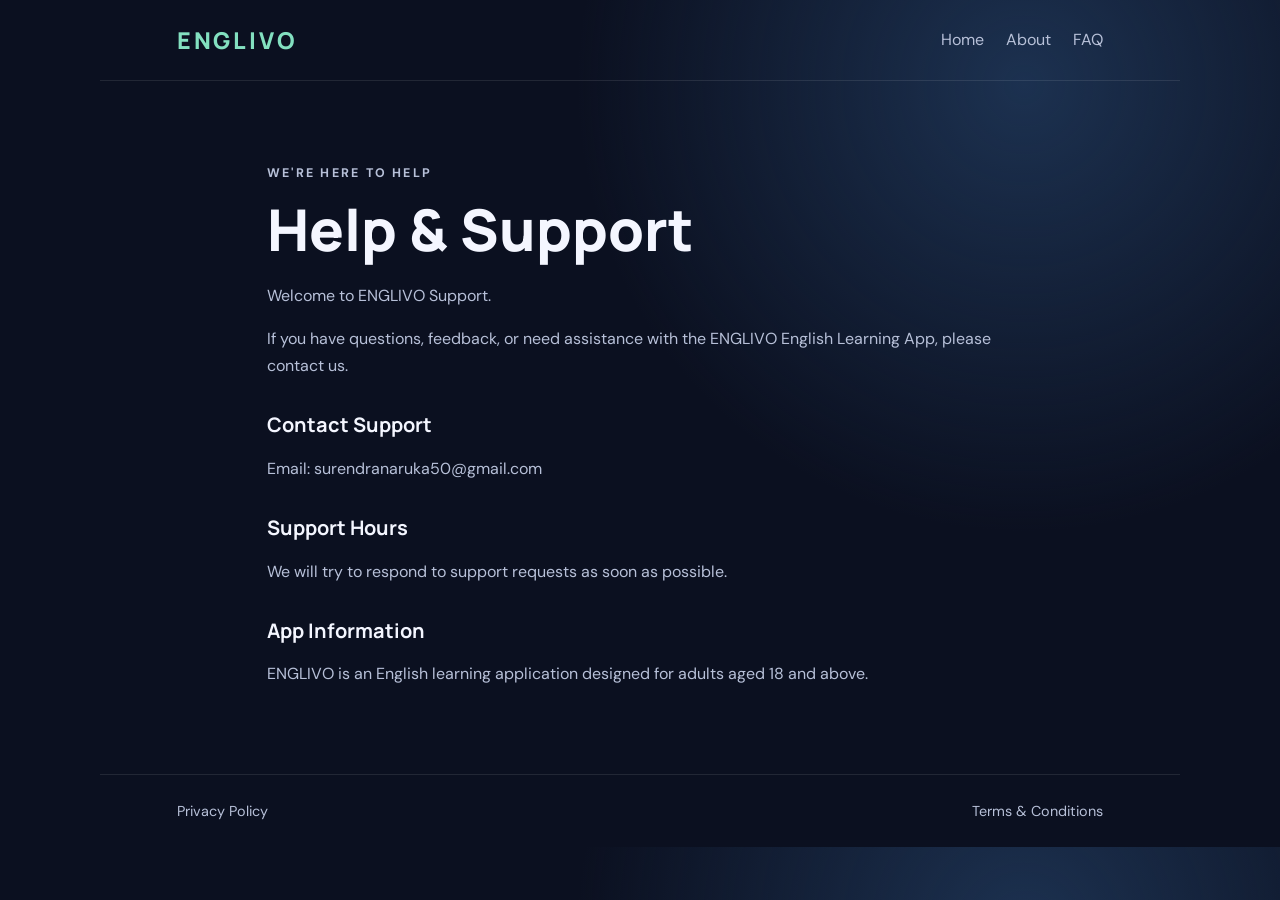
<file: index.html>
<!DOCTYPE html>
<html lang="en">
<head>
<meta charset="UTF-8">
<meta name="viewport" content="width=device-width, initial-scale=1.0">
<title>Help & Support - ENGLIVO</title>
<link rel="stylesheet" href="style.css">
</head>
<body>
<header>
<a class="brand" href="index.html">ENGLIVO</a>
<nav>
<a href="index.html">Home</a>
<a href="about.html">About</a>
<a href="faq.html">FAQ</a>
</nav>
</header>

<main class="content">
<p class="eyebrow">WE'RE HERE TO HELP</p>
<h1>Help & Support</h1>
<p>Welcome to ENGLIVO Support.</p>
<p>If you have questions, feedback, or need assistance with the ENGLIVO English Learning App, please contact us.</p>

<h2>Contact Support</h2>
<p>Email: <a href="mailto:surendranaruka50@gmail.com">surendranaruka50@gmail.com</a></p>

<h2>Support Hours</h2>
<p>We will try to respond to support requests as soon as possible.</p>

<h2>App Information</h2>
<p>ENGLIVO is an English learning application designed for adults aged 18 and above.</p>
</main>

<footer>
<a href="privacy.html">Privacy Policy</a>
<a href="terms.html">Terms & Conditions</a>
</footer>
</body>
</html>
</file>
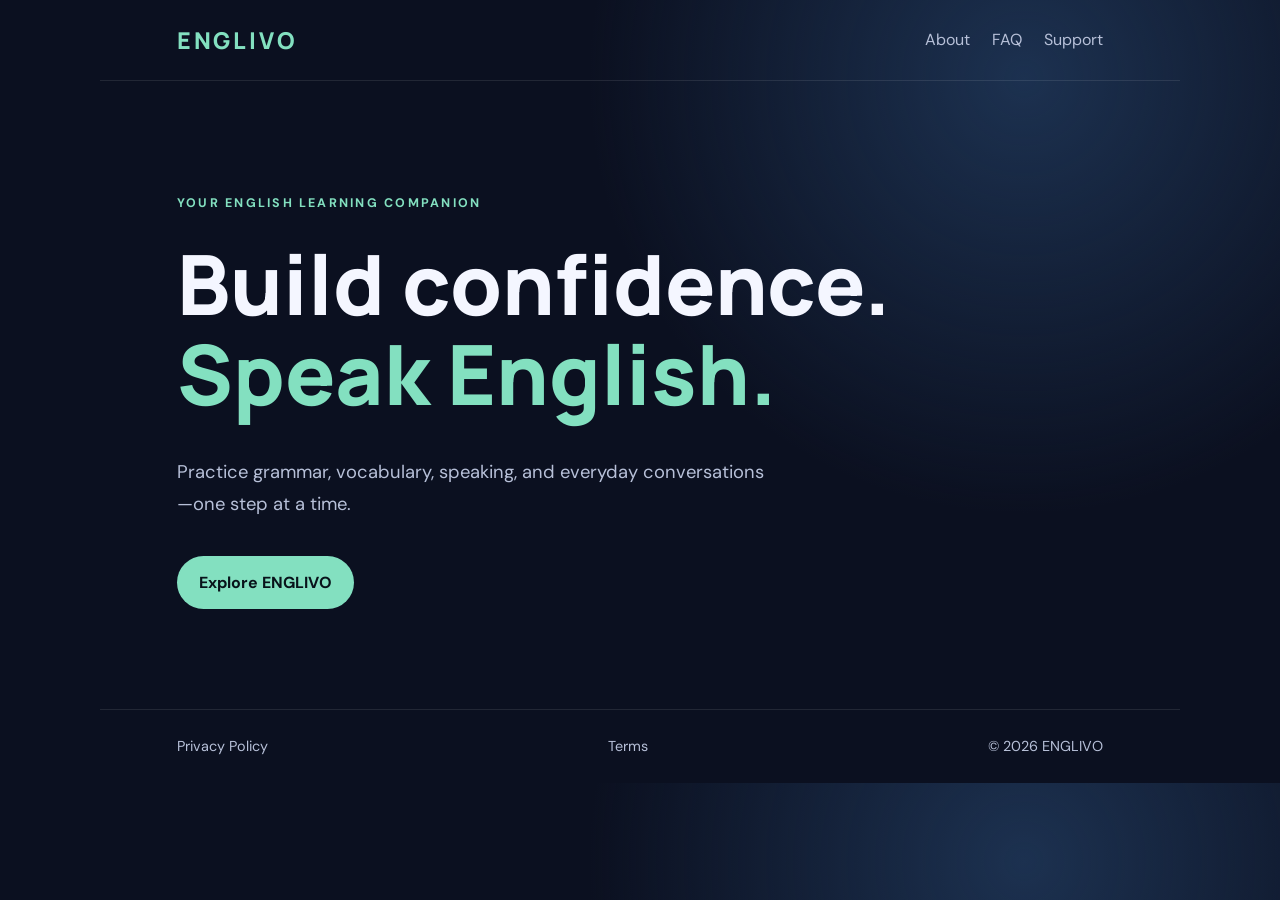
<file: englivo-website/index.html>
<!doctype html>
<html lang="en"><head><meta charset="utf-8"><meta name="viewport" content="width=device-width,initial-scale=1"><title>ENGLIVO — Learn English with Confidence</title><link rel="stylesheet" href="style.css"></head>
<body><header><a class="brand" href="index.html">ENGLIVO</a><nav><a href="about.html">About</a><a href="faq.html">FAQ</a><a href="support.html">Support</a></nav></header>
<main class="hero"><p class="eyebrow">YOUR ENGLISH LEARNING COMPANION</p><h1>Build confidence.<br><span>Speak English.</span></h1><p>Practice grammar, vocabulary, speaking, and everyday conversations—one step at a time.</p><a class="button" href="about.html">Explore ENGLIVO</a></main>
<footer><a href="privacy.html">Privacy Policy</a><a href="terms.html">Terms</a><span>© 2026 ENGLIVO</span></footer></body></html>
</file>
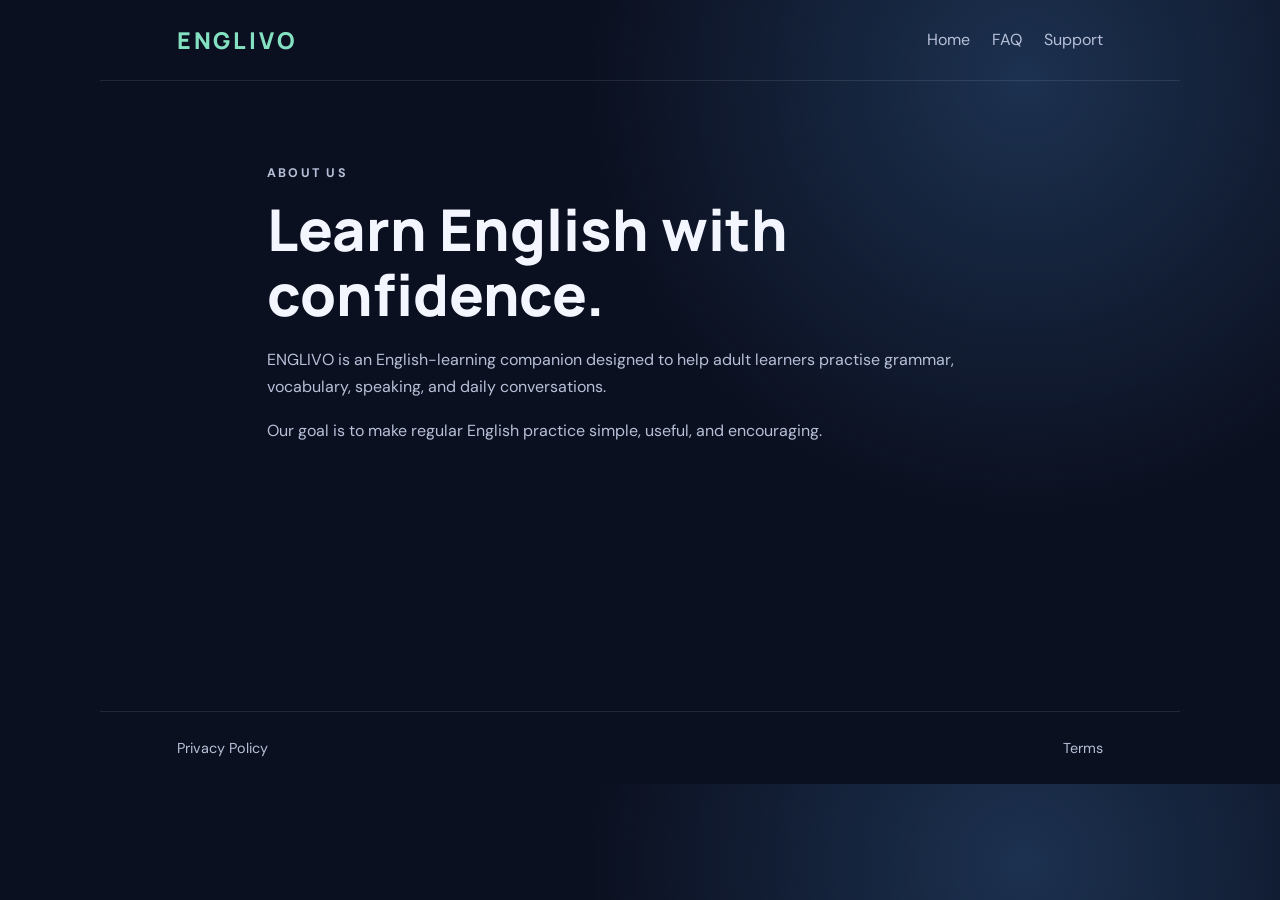
<file: about.html>
<!doctype html><html lang="en"><head><meta charset="utf-8"><meta name="viewport" content="width=device-width,initial-scale=1"><title>About ENGLIVO</title><link rel="stylesheet" href="style.css"></head><body><header><a class="brand" href="index.html">ENGLIVO</a><nav><a href="index.html">Home</a><a href="faq.html">FAQ</a><a href="support.html">Support</a></nav></header><main class="content"><p class="eyebrow">ABOUT US</p><h1>Learn English with confidence.</h1><p>ENGLIVO is an English-learning companion designed to help adult learners practise grammar, vocabulary, speaking, and daily conversations.</p><p>Our goal is to make regular English practice simple, useful, and encouraging.</p></main><footer><a href="privacy.html">Privacy Policy</a><a href="terms.html">Terms</a></footer></body></html>
</file>
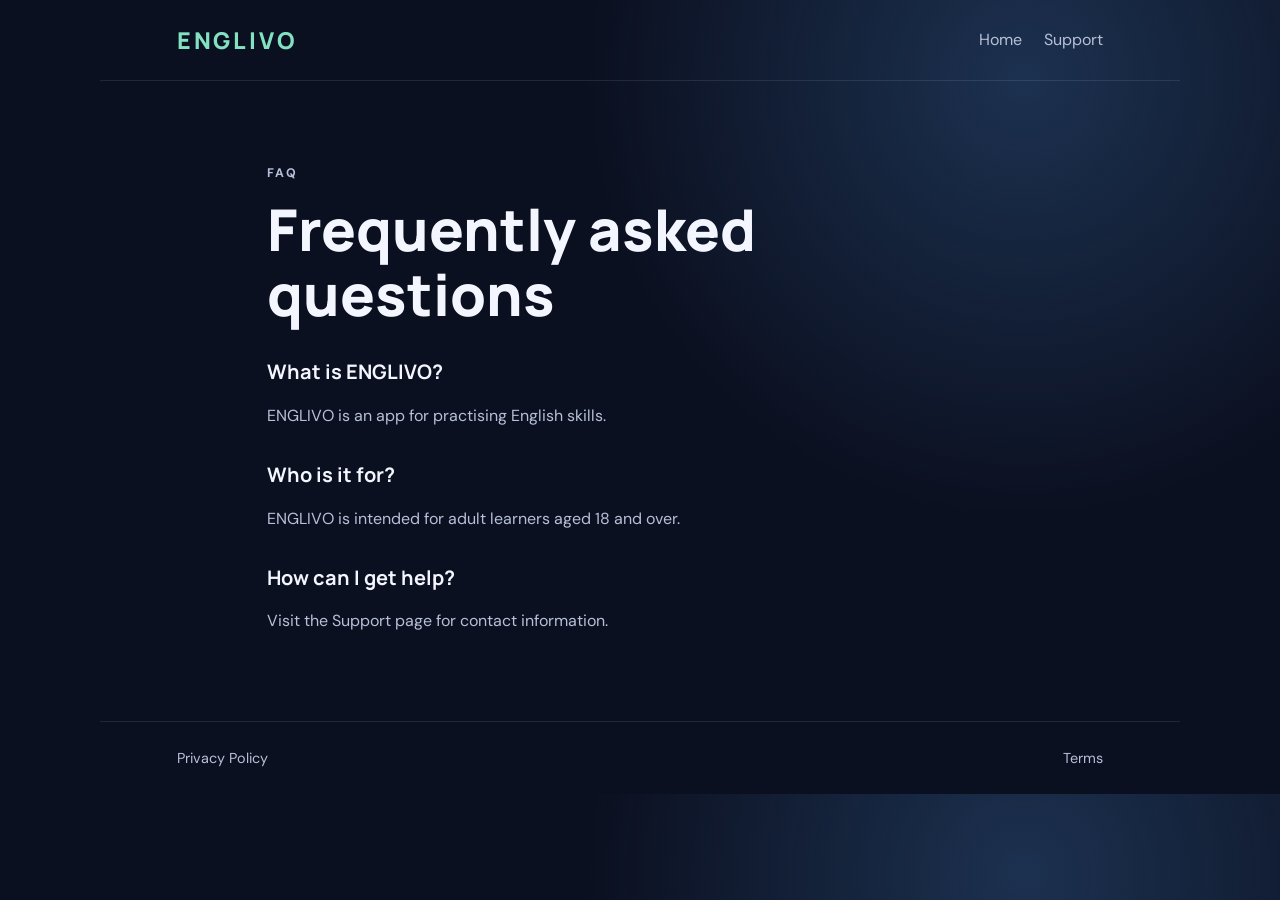
<file: faq.html>
<!doctype html><html lang="en"><head><meta charset="utf-8"><meta name="viewport" content="width=device-width,initial-scale=1"><title>FAQ — ENGLIVO</title><link rel="stylesheet" href="style.css"></head><body><header><a class="brand" href="index.html">ENGLIVO</a><nav><a href="index.html">Home</a><a href="support.html">Support</a></nav></header><main class="content"><p class="eyebrow">FAQ</p><h1>Frequently asked questions</h1><h2>What is ENGLIVO?</h2><p>ENGLIVO is an app for practising English skills.</p><h2>Who is it for?</h2><p>ENGLIVO is intended for adult learners aged 18 and over.</p><h2>How can I get help?</h2><p>Visit the Support page for contact information.</p></main><footer><a href="privacy.html">Privacy Policy</a><a href="terms.html">Terms</a></footer></body></html>
</file>
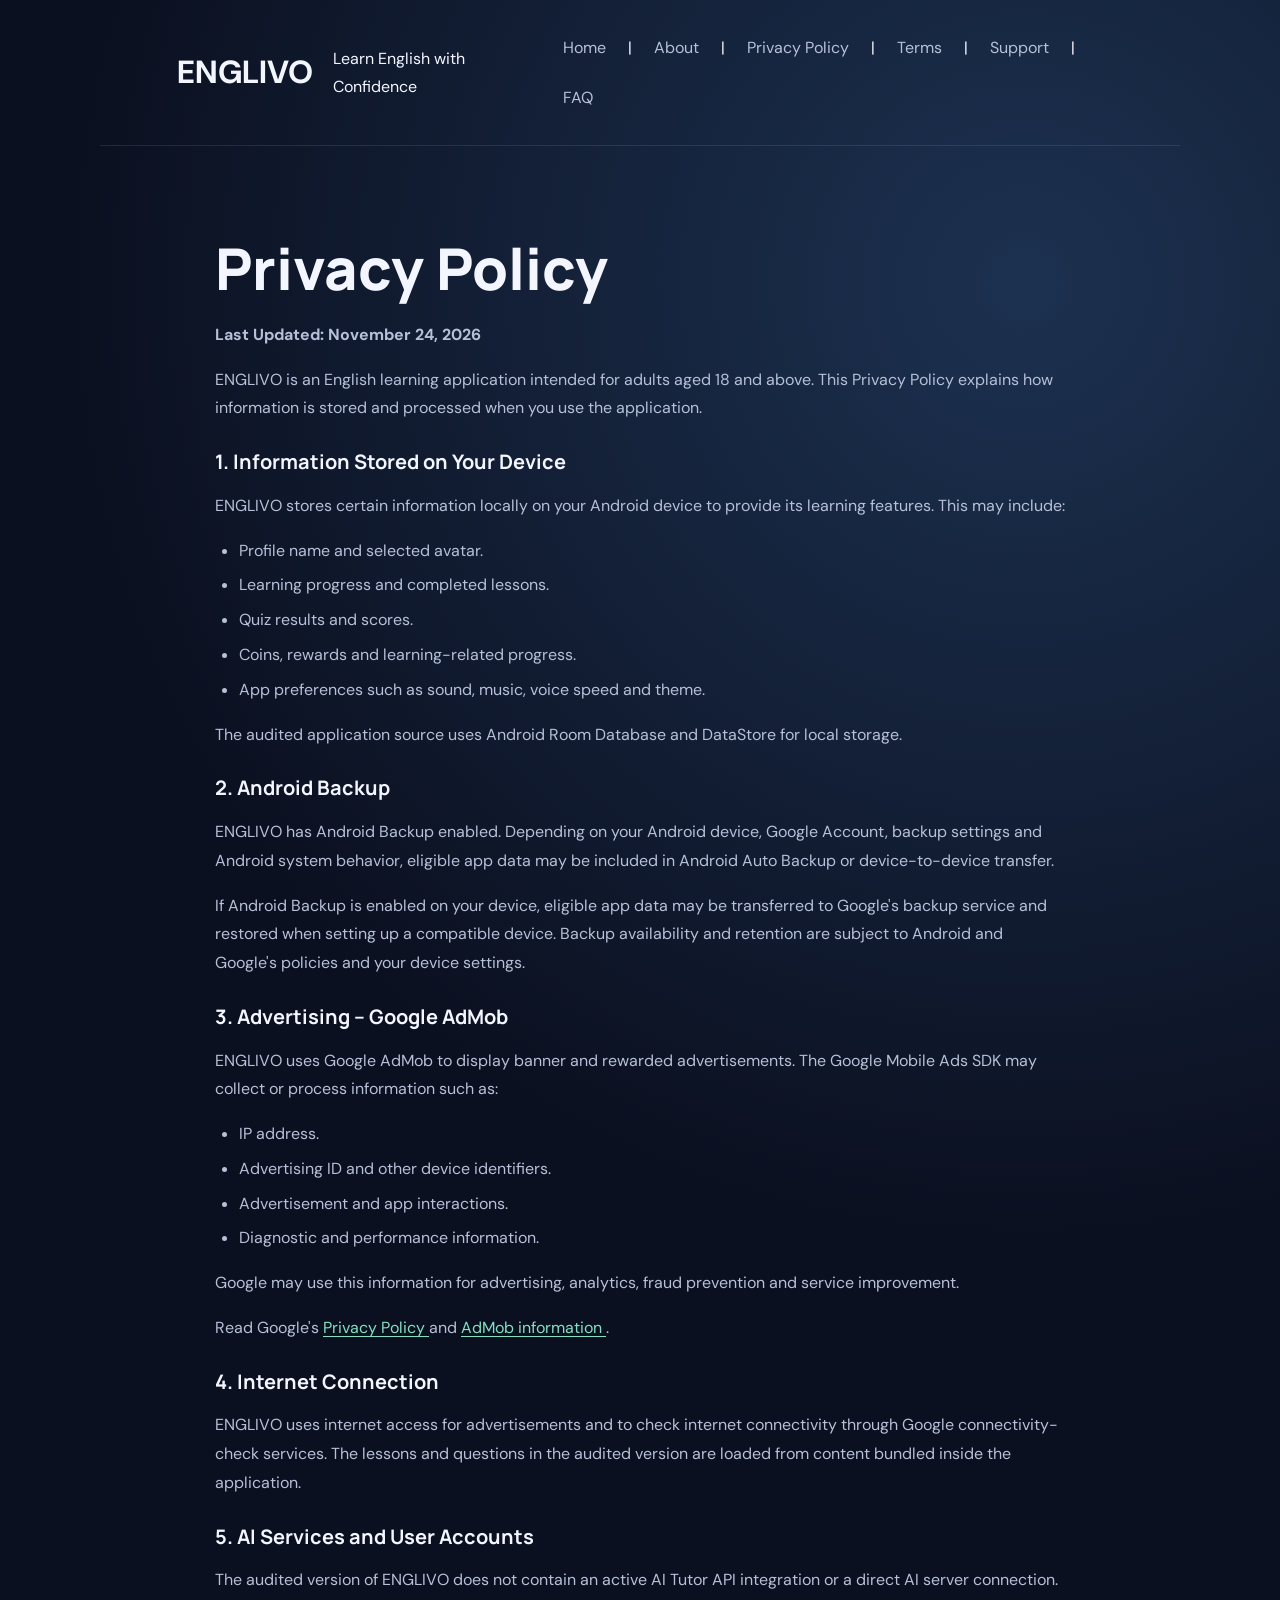
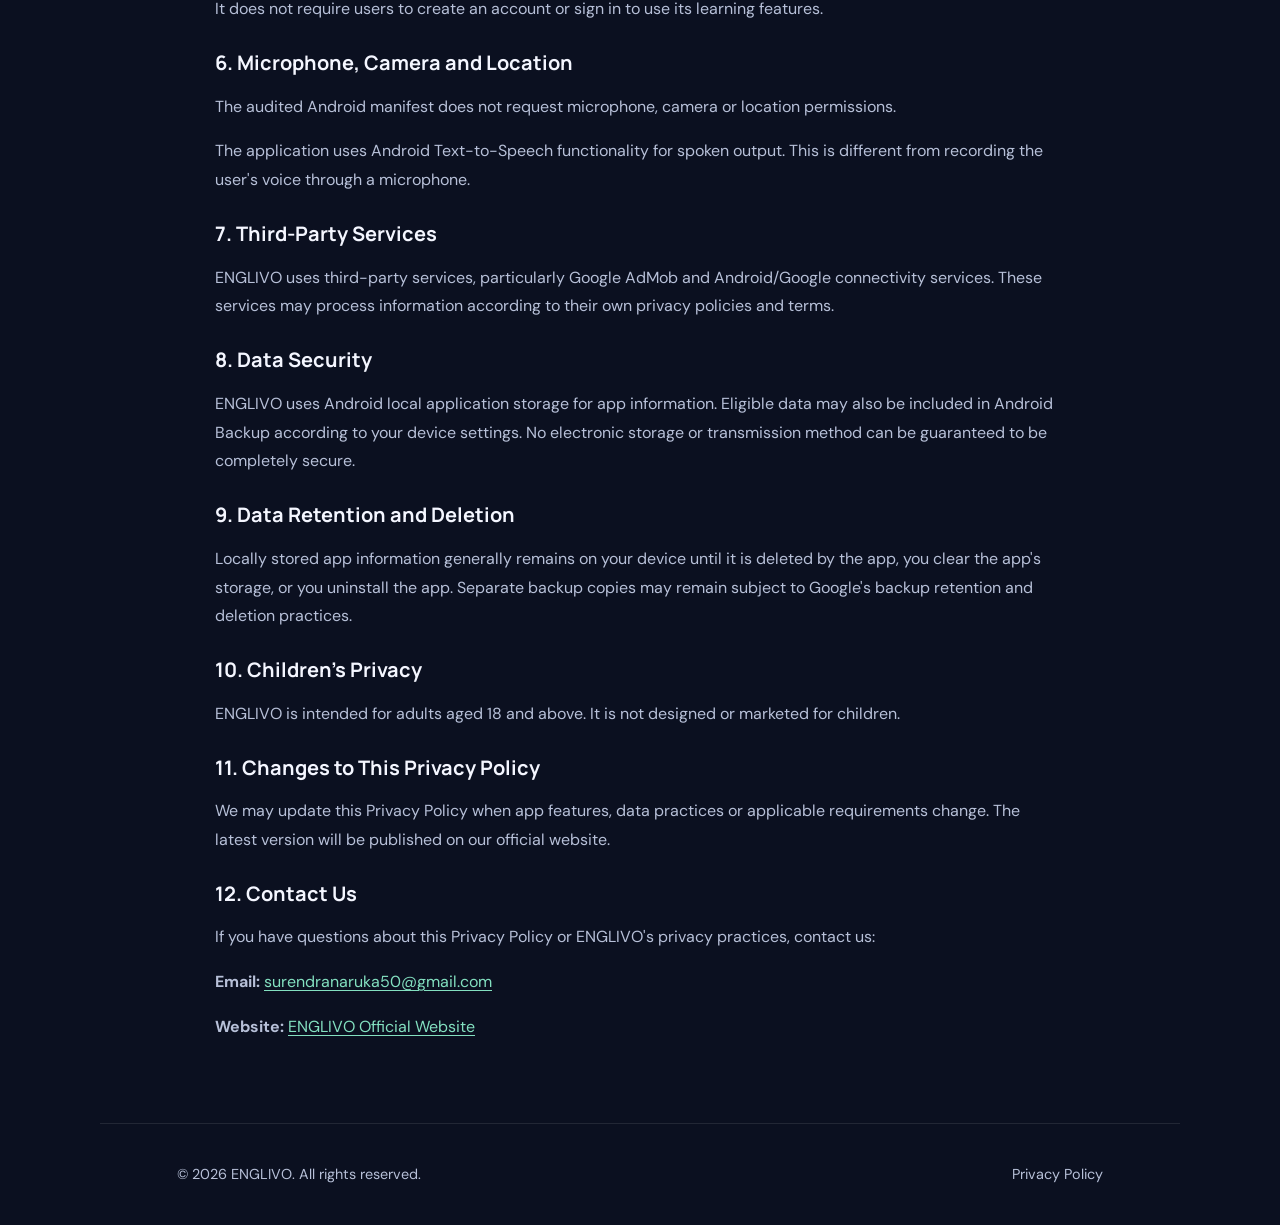
<file: privacy.html>
<!DOCTYPE html>
<html lang="en">
<head>
  <meta charset="UTF-8">
  <meta name="viewport" content="width=device-width, initial-scale=1.0">
  <title>Privacy Policy | ENGLIVO</title>
  <meta name="description" content="Privacy Policy for the ENGLIVO English Learning App.">
  <link rel="stylesheet" href="style.css">
  <style>
    .privacy-content {
      max-width: 900px;
      margin: 40px auto;
      padding: 25px;
      line-height: 1.8;
    }
    .privacy-content h1,
    .privacy-content h2 {
      margin-top: 25px;
    }
    .privacy-content a {
      overflow-wrap: anywhere;
    }
  </style>
</head>
<body>

<header>
  <h1>ENGLIVO</h1>
  <p>Learn English with Confidence</p>
  <nav>
    <a href="index.html">Home</a> |
    <a href="about.html">About</a> |
    <a href="privacy.html">Privacy Policy</a> |
    <a href="terms.html">Terms</a> |
    <a href="support.html">Support</a> |
    <a href="faq.html">FAQ</a>
  </nav>
</header>

<main class="privacy-content">

<h1>Privacy Policy</h1>
<p><strong>Last Updated: November 24, 2026</strong></p>

<p>
ENGLIVO is an English learning application intended for adults aged
18 and above. This Privacy Policy explains how information is stored
and processed when you use the application.
</p>

<h2>1. Information Stored on Your Device</h2>
<p>ENGLIVO stores certain information locally on your Android device
to provide its learning features. This may include:</p>
<ul>
  <li>Profile name and selected avatar.</li>
  <li>Learning progress and completed lessons.</li>
  <li>Quiz results and scores.</li>
  <li>Coins, rewards and learning-related progress.</li>
  <li>App preferences such as sound, music, voice speed and theme.</li>
</ul>
<p>
The audited application source uses Android Room Database and
DataStore for local storage.
</p>

<h2>2. Android Backup</h2>
<p>
ENGLIVO has Android Backup enabled. Depending on your Android device,
Google Account, backup settings and Android system behavior, eligible
app data may be included in Android Auto Backup or device-to-device
transfer.
</p>
<p>
If Android Backup is enabled on your device, eligible app data may be
transferred to Google's backup service and restored when setting up
a compatible device. Backup availability and retention are subject
to Android and Google's policies and your device settings.
</p>

<h2>3. Advertising – Google AdMob</h2>
<p>
ENGLIVO uses Google AdMob to display banner and rewarded advertisements.
The Google Mobile Ads SDK may collect or process information such as:
</p>
<ul>
  <li>IP address.</li>
  <li>Advertising ID and other device identifiers.</li>
  <li>Advertisement and app interactions.</li>
  <li>Diagnostic and performance information.</li>
</ul>
<p>
Google may use this information for advertising, analytics, fraud
prevention and service improvement.
</p>
<p>
Read Google's
<a href="https://policies.google.com/privacy" target="_blank" rel="noopener">
Privacy Policy
</a>
and
<a href="https://developers.google.com/admob" target="_blank" rel="noopener">
AdMob information
</a>.
</p>

<h2>4. Internet Connection</h2>
<p>
ENGLIVO uses internet access for advertisements and to check internet
connectivity through Google connectivity-check services.
The lessons and questions in the audited version are loaded from
content bundled inside the application.
</p>

<h2>5. AI Services and User Accounts</h2>
<p>
The audited version of ENGLIVO does not contain an active AI Tutor
API integration or a direct AI server connection. It does not require
users to create an account or sign in to use its learning features.
</p>

<h2>6. Microphone, Camera and Location</h2>
<p>
The audited Android manifest does not request microphone, camera
or location permissions.
</p>
<p>
The application uses Android Text-to-Speech functionality for spoken
output. This is different from recording the user's voice through
a microphone.
</p>

<h2>7. Third-Party Services</h2>
<p>
ENGLIVO uses third-party services, particularly Google AdMob and
Android/Google connectivity services. These services may process
information according to their own privacy policies and terms.
</p>

<h2>8. Data Security</h2>
<p>
ENGLIVO uses Android local application storage for app information.
Eligible data may also be included in Android Backup according to
your device settings. No electronic storage or transmission method
can be guaranteed to be completely secure.
</p>

<h2>9. Data Retention and Deletion</h2>
<p>
Locally stored app information generally remains on your device until
it is deleted by the app, you clear the app's storage, or you uninstall
the app. Separate backup copies may remain subject to Google's backup
retention and deletion practices.
</p>

<h2>10. Children's Privacy</h2>
<p>
ENGLIVO is intended for adults aged 18 and above. It is not designed
or marketed for children.
</p>

<h2>11. Changes to This Privacy Policy</h2>
<p>
We may update this Privacy Policy when app features, data practices
or applicable requirements change. The latest version will be
published on our official website.
</p>

<h2>12. Contact Us</h2>
<p>
If you have questions about this Privacy Policy or ENGLIVO's privacy
practices, contact us:
</p>
<p>
<strong>Email:</strong>
<a href="mailto:surendranaruka50@gmail.com">
surendranaruka50@gmail.com
</a>
</p>
<p>
<strong>Website:</strong>
<a href="https://surendranaruka50.github.io/englivo-website/">
ENGLIVO Official Website
</a>
</p>

</main>

<footer>
  <p>© 2026 ENGLIVO. All rights reserved.</p>
  <a href="privacy.html">Privacy Policy</a>
</footer>

</body>
</html>
</file>
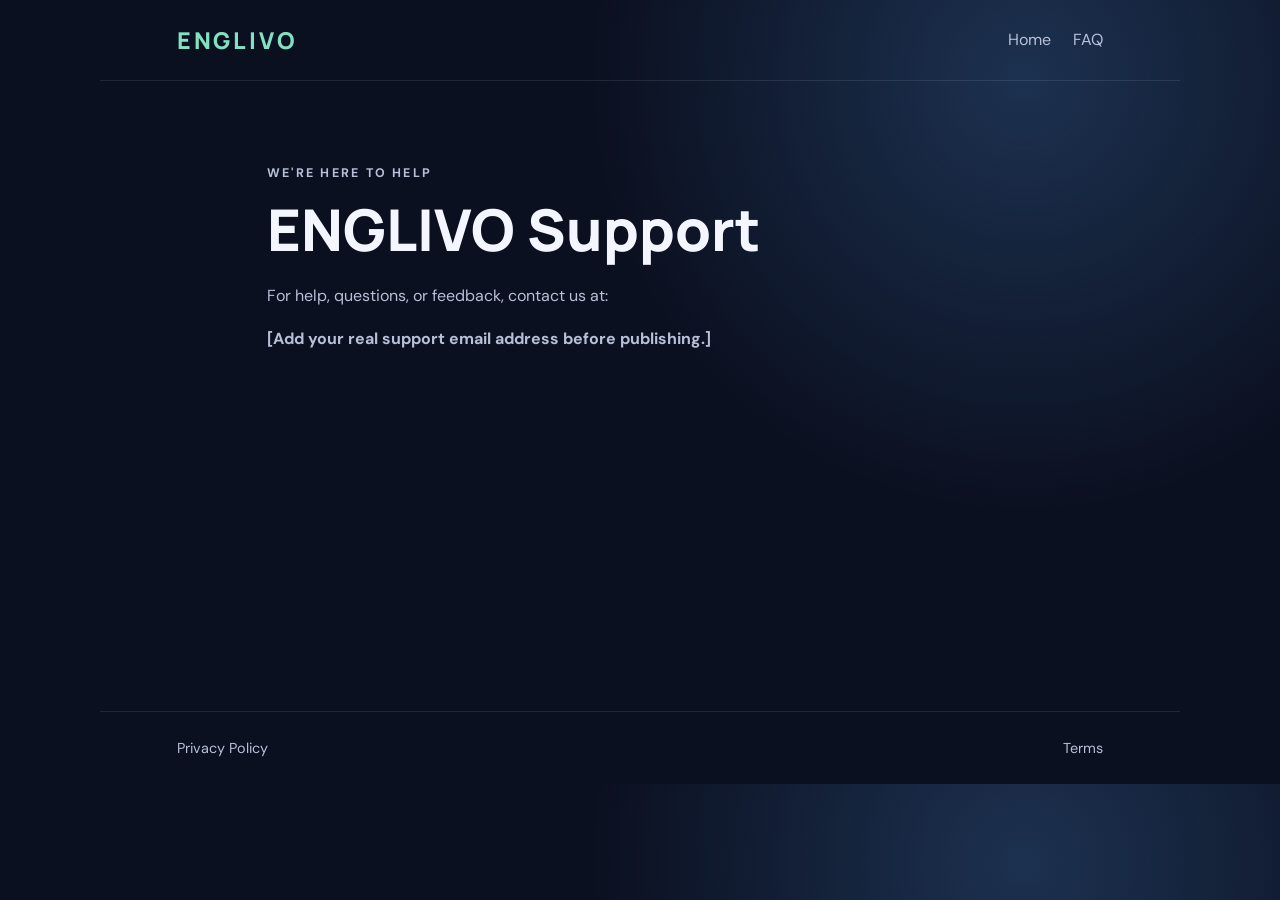
<file: support.html>
<!doctype html><html lang="en"><head><meta charset="utf-8"><meta name="viewport" content="width=device-width,initial-scale=1"><title>Support — ENGLIVO</title><link rel="stylesheet" href="style.css"></head><body><header><a class="brand" href="index.html">ENGLIVO</a><nav><a href="index.html">Home</a><a href="faq.html">FAQ</a></nav></header><main class="content"><p class="eyebrow">WE'RE HERE TO HELP</p><h1>ENGLIVO Support</h1><p>For help, questions, or feedback, contact us at:</p><p><strong>[Add your real support email address before publishing.]</strong></p></main><footer><a href="privacy.html">Privacy Policy</a><a href="terms.html">Terms</a></footer></body></html>
</file>
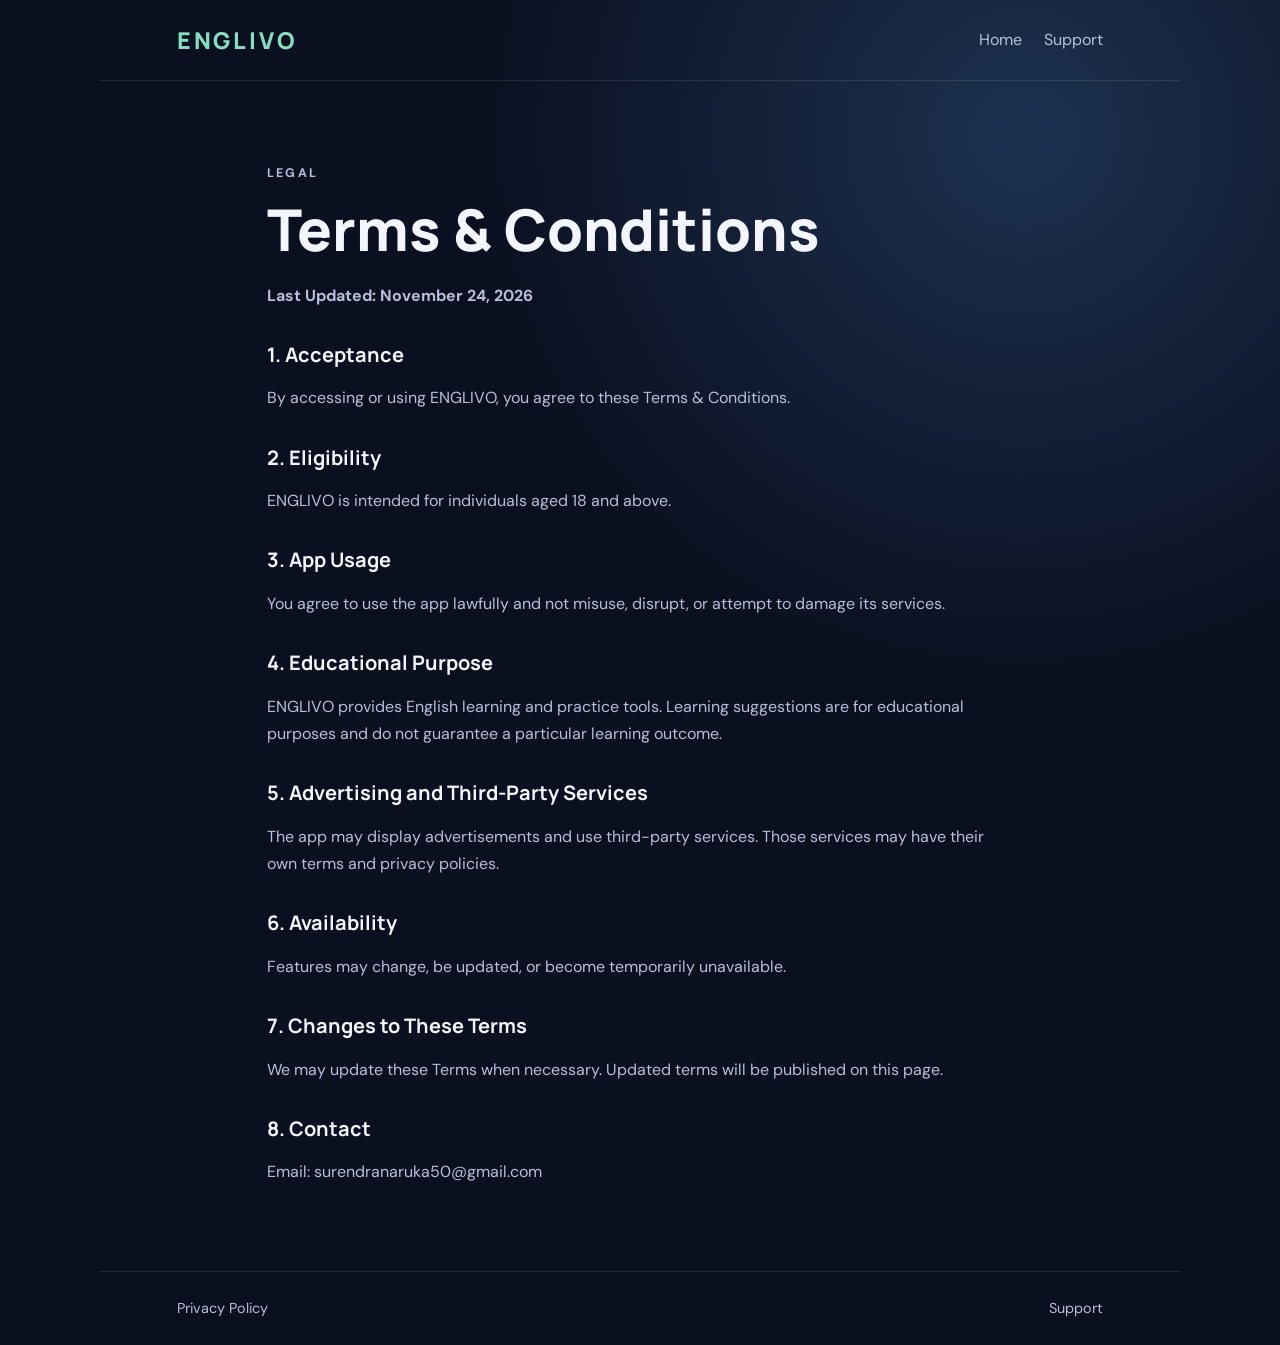
<file: terms.html>
<!DOCTYPE html>
<html lang="en">
<head>
<meta charset="UTF-8">
<meta name="viewport" content="width=device-width, initial-scale=1.0">
<title>Terms & Conditions - ENGLIVO</title>
<link rel="stylesheet" href="style.css">
</head>
<body>
<header>
<a class="brand" href="index.html">ENGLIVO</a>
<nav><a href="index.html">Home</a><a href="support.html">Support</a></nav>
</header>

<main class="content">
<p class="eyebrow">LEGAL</p>
<h1>Terms & Conditions</h1>
<p><strong>Last Updated: November 24, 2026</strong></p>

<h2>1. Acceptance</h2>
<p>By accessing or using ENGLIVO, you agree to these Terms & Conditions.</p>

<h2>2. Eligibility</h2>
<p>ENGLIVO is intended for individuals aged 18 and above.</p>

<h2>3. App Usage</h2>
<p>You agree to use the app lawfully and not misuse, disrupt, or attempt to damage its services.</p>

<h2>4. Educational Purpose</h2>
<p>ENGLIVO provides English learning and practice tools. Learning suggestions are for educational purposes and do not guarantee a particular learning outcome.</p>

<h2>5. Advertising and Third-Party Services</h2>
<p>The app may display advertisements and use third-party services. Those services may have their own terms and privacy policies.</p>

<h2>6. Availability</h2>
<p>Features may change, be updated, or become temporarily unavailable.</p>

<h2>7. Changes to These Terms</h2>
<p>We may update these Terms when necessary. Updated terms will be published on this page.</p>

<h2>8. Contact</h2>
<p>Email: <a href="mailto:surendranaruka50@gmail.com">surendranaruka50@gmail.com</a></p>
</main>

<footer><a href="privacy.html">Privacy Policy</a><a href="support.html">Support</a></footer>
</body>
</html>
</file>
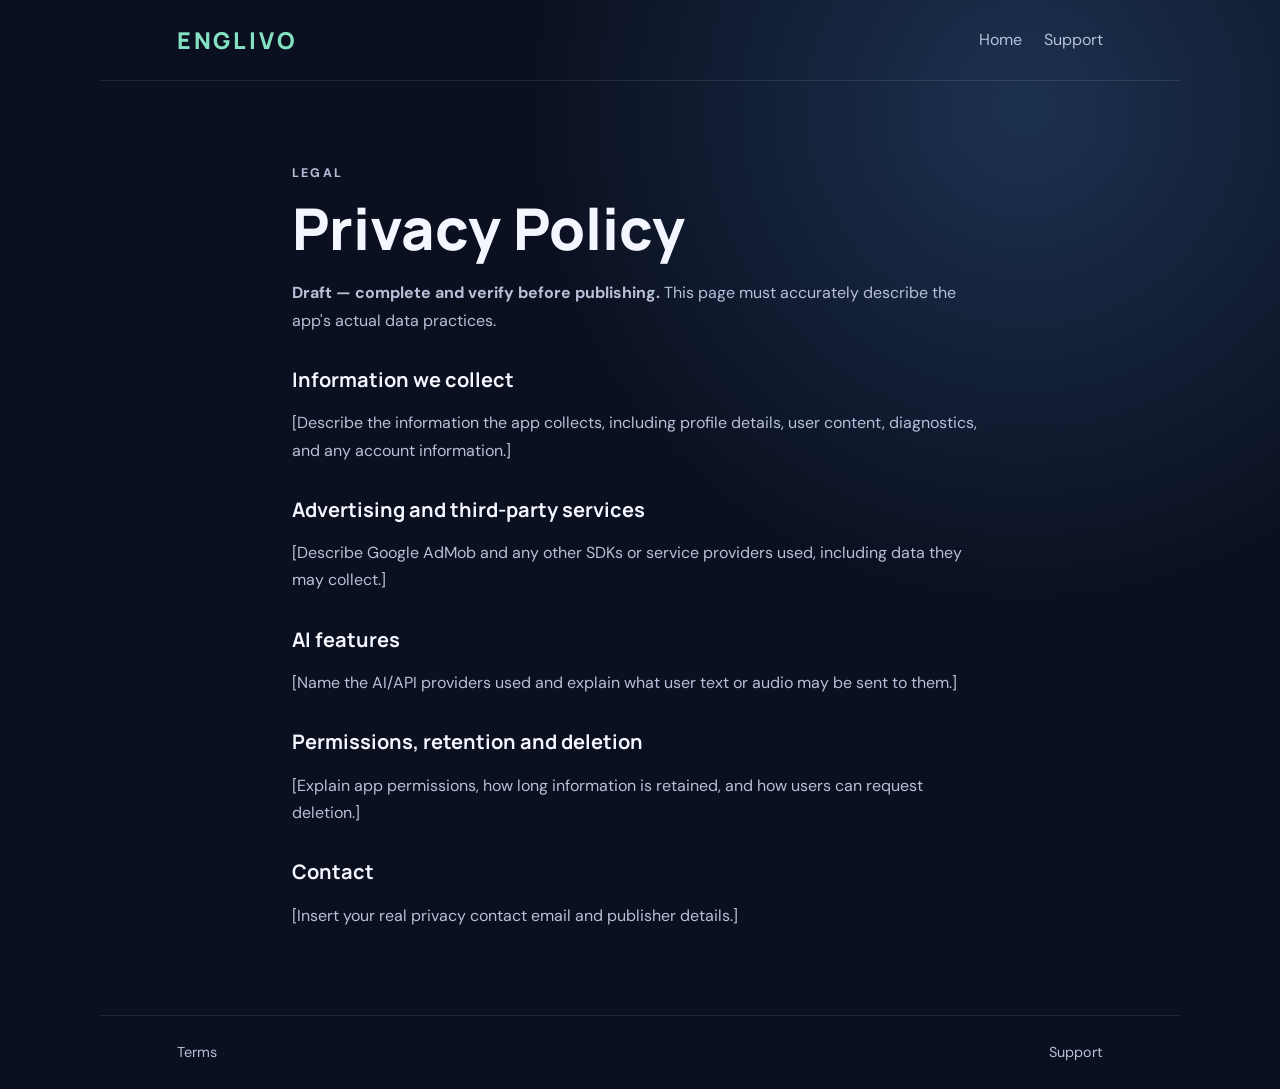
<file: englivo-website/privacy.html>
<!doctype html><html lang="en"><head><meta charset="utf-8"><meta name="viewport" content="width=device-width,initial-scale=1"><title>Privacy Policy — ENGLIVO</title><link rel="stylesheet" href="style.css"></head><body><header><a class="brand" href="index.html">ENGLIVO</a><nav><a href="index.html">Home</a><a href="support.html">Support</a></nav></header><main class="content"><p class="eyebrow">LEGAL</p><h1>Privacy Policy</h1><p><strong>Draft — complete and verify before publishing.</strong> This page must accurately describe the app's actual data practices.</p><h2>Information we collect</h2><p>[Describe the information the app collects, including profile details, user content, diagnostics, and any account information.]</p><h2>Advertising and third-party services</h2><p>[Describe Google AdMob and any other SDKs or service providers used, including data they may collect.]</p><h2>AI features</h2><p>[Name the AI/API providers used and explain what user text or audio may be sent to them.]</p><h2>Permissions, retention and deletion</h2><p>[Explain app permissions, how long information is retained, and how users can request deletion.]</p><h2>Contact</h2><p>[Insert your real privacy contact email and publisher details.]</p></main><footer><a href="terms.html">Terms</a><a href="support.html">Support</a></footer></body></html>
</file>
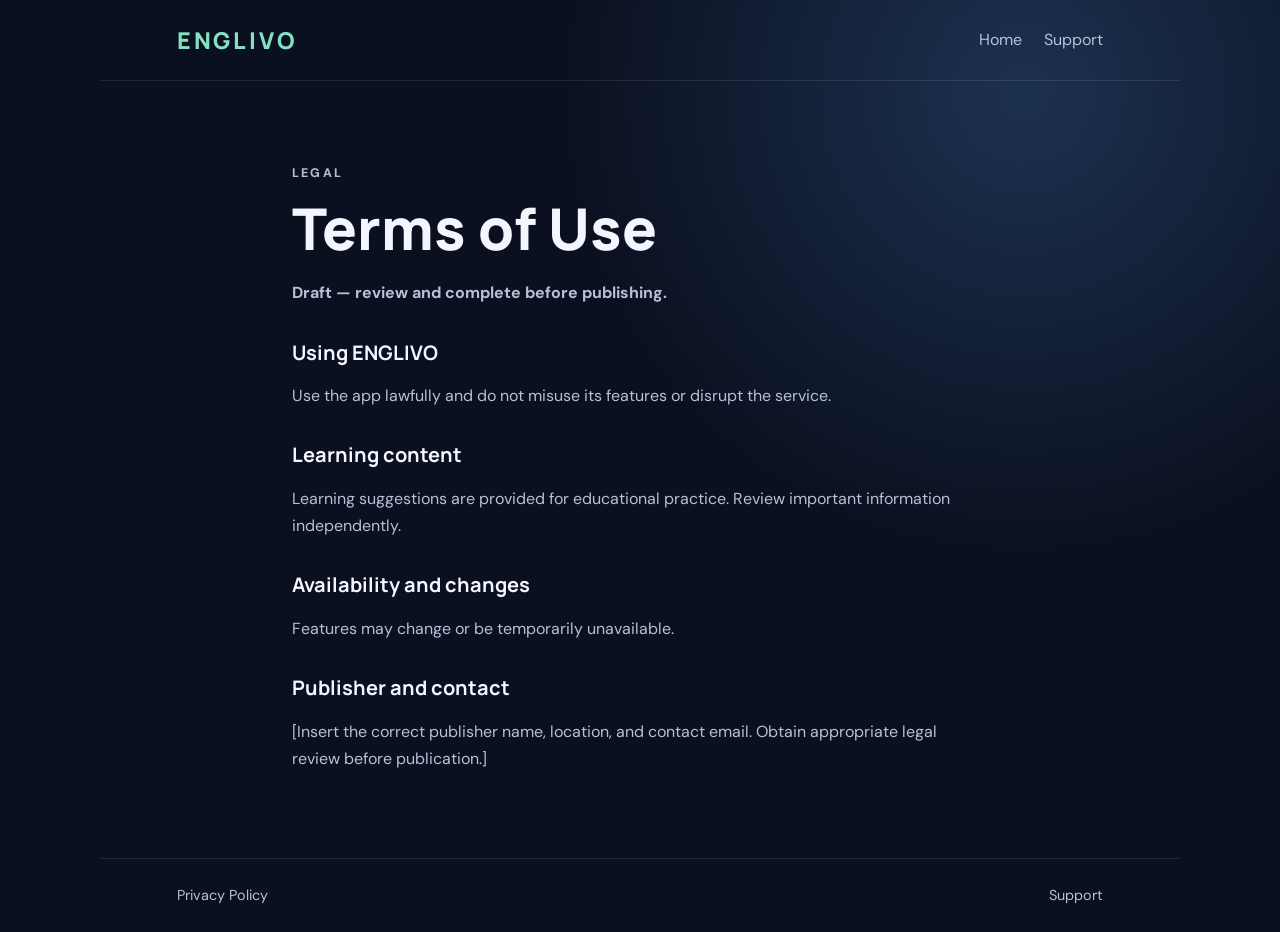
<file: englivo-website/terms.html>
<!doctype html><html lang="en"><head><meta charset="utf-8"><meta name="viewport" content="width=device-width,initial-scale=1"><title>Terms — ENGLIVO</title><link rel="stylesheet" href="style.css"></head><body><header><a class="brand" href="index.html">ENGLIVO</a><nav><a href="index.html">Home</a><a href="support.html">Support</a></nav></header><main class="content"><p class="eyebrow">LEGAL</p><h1>Terms of Use</h1><p><strong>Draft — review and complete before publishing.</strong></p><h2>Using ENGLIVO</h2><p>Use the app lawfully and do not misuse its features or disrupt the service.</p><h2>Learning content</h2><p>Learning suggestions are provided for educational practice. Review important information independently.</p><h2>Availability and changes</h2><p>Features may change or be temporarily unavailable.</p><h2>Publisher and contact</h2><p>[Insert the correct publisher name, location, and contact email. Obtain appropriate legal review before publication.]</p></main><footer><a href="privacy.html">Privacy Policy</a><a href="support.html">Support</a></footer></body></html>
</file>
<file: style.css>
@import url('https://fonts.googleapis.com/css2?family=DM+Sans:wght@400;500;600;700&family=Manrope:wght@600;700;800&display=swap');

:root {
  --bg: #0b1020;
  --panel: #121a30;
  --text: #f4f6ff;
  --muted: #b7c0d8;
  --accent: #83e0c0;
}

* {
  box-sizing: border-box;
}

body {
  margin: 0;
  background: radial-gradient(circle at 80% 10%, #1c3150 0, transparent 35%), var(--bg);
  color: var(--text);
  font-family: 'DM Sans', sans-serif;
  line-height: 1.7;
}

header,
footer {
  max-width: 1080px;
  margin: auto;
  padding: 24px 6%;
  display: flex;
  align-items: center;
  justify-content: space-between;
  gap: 20px;
}

header {
  border-bottom: 1px solid #ffffff18;
}

.brand {
  font: 800 1.45rem Manrope, sans-serif;
  letter-spacing: .12em;
  color: var(--accent);
  text-decoration: none;
}

nav,
footer {
  display: flex;
  gap: 22px;
  flex-wrap: wrap;
}

a {
  color: var(--muted);
  text-decoration: none;
}

a:hover {
  color: var(--accent);
}

.hero {
  max-width: 1080px;
  min-height: 68vh;
  margin: auto;
  padding: 100px 6%;
  display: flex;
  flex-direction: column;
  align-items: flex-start;
  justify-content: center;
}

.eyebrow {
  color: var(--accent);
  font-size: .78rem;
  font-weight: 700;
  letter-spacing: .18em;
}

.hero h1,
.content h1 {
  font: 800 clamp(2.5rem, 7vw, 5.2rem)/1.08 Manrope, sans-serif;
  margin: 12px 0 20px;
}

.hero h1 span {
  color: var(--accent);
}

.hero > p:not(.eyebrow) {
  max-width: 600px;
  color: var(--muted);
  font-size: 1.15rem;
}

.button {
  margin-top: 18px;
  background: var(--accent);
  color: #08131a;
  padding: 13px 22px;
  border-radius: 999px;
  font-weight: 700;
}

/* Shared layout for website content and policy pages */
.content,
.privacy-content {
  width: 100%;
  max-width: 900px;
  margin: 0 auto;
  padding: 70px 6%;
  min-height: 70vh;
}

.content h1,
.privacy-content h1 {
  font: 800 clamp(2.2rem, 5vw, 3.6rem)/1.12 Manrope, sans-serif;
  margin: 12px 0 20px;
}

.content h2,
.privacy-content h2 {
  font: 700 1.25rem Manrope, sans-serif;
  margin-top: 32px;
  color: var(--text);
}

.content p,
.privacy-content p,
.privacy-content li {
  color: var(--muted);
}

.privacy-content ul {
  padding-left: 24px;
}

.privacy-content li {
  margin: 6px 0;
}

.privacy-content a {
  color: var(--accent);
  overflow-wrap: anywhere;
  text-decoration: underline;
  text-underline-offset: 3px;
}

.privacy-content a:hover {
  color: var(--text);
}

footer {
  border-top: 1px solid #ffffff18;
  color: var(--muted);
  font-size: .9rem;
}

@media (max-width: 600px) {
  header {
    align-items: flex-start;
    flex-direction: column;
  }

  nav {
    gap: 12px 18px;
  }

  .hero {
    min-height: 60vh;
    padding-top: 65px;
  }

  .content,
  .privacy-content {
    padding: 48px 6%;
  }

  footer {
    flex-direction: column;
    gap: 10px;
  }
}
</file>
<file: englivo-website/style.css>
@import url('https://fonts.googleapis.com/css2?family=DM+Sans:wght@400;500;600;700&family=Manrope:wght@600;700;800&display=swap');
:root{--bg:#0b1020;--panel:#121a30;--text:#f4f6ff;--muted:#b7c0d8;--accent:#83e0c0}*{box-sizing:border-box}body{margin:0;background:radial-gradient(circle at 80% 10%,#1c3150 0,transparent 35%),var(--bg);color:var(--text);font-family:'DM Sans',sans-serif;line-height:1.7}header,footer{max-width:1080px;margin:auto;padding:24px 6%;display:flex;align-items:center;justify-content:space-between;gap:20px}header{border-bottom:1px solid #ffffff18}.brand{font:800 1.45rem Manrope,sans-serif;letter-spacing:.12em;color:var(--accent);text-decoration:none}nav,footer{display:flex;gap:22px;flex-wrap:wrap}a{color:var(--muted);text-decoration:none}a:hover{color:var(--accent)}.hero{max-width:1080px;min-height:68vh;margin:auto;padding:100px 6%;display:flex;flex-direction:column;align-items:flex-start;justify-content:center}.eyebrow{color:var(--accent);font-size:.78rem;font-weight:700;letter-spacing:.18em}.hero h1,.content h1{font:800 clamp(2.5rem,7vw,5.2rem)/1.08 Manrope,sans-serif;margin:12px 0 20px}.hero h1 span{color:var(--accent)}.hero>p:not(.eyebrow){max-width:600px;color:var(--muted);font-size:1.15rem}.button{margin-top:18px;background:var(--accent);color:#08131a;padding:13px 22px;border-radius:999px;font-weight:700}.content{max-width:850px;margin:0 auto;padding:70px 6%;min-height:70vh}.content h1{font-size:clamp(2.2rem,5vw,3.6rem)}.content h2{font:700 1.25rem Manrope,sans-serif;margin-top:32px}.content p{color:var(--muted)}footer{border-top:1px solid #ffffff18;color:var(--muted);font-size:.9rem}@media(max-width:600px){header{align-items:flex-start;flex-direction:column}.hero{min-height:60vh;padding-top:65px}footer{flex-direction:column;gap:10px}}
</file>
